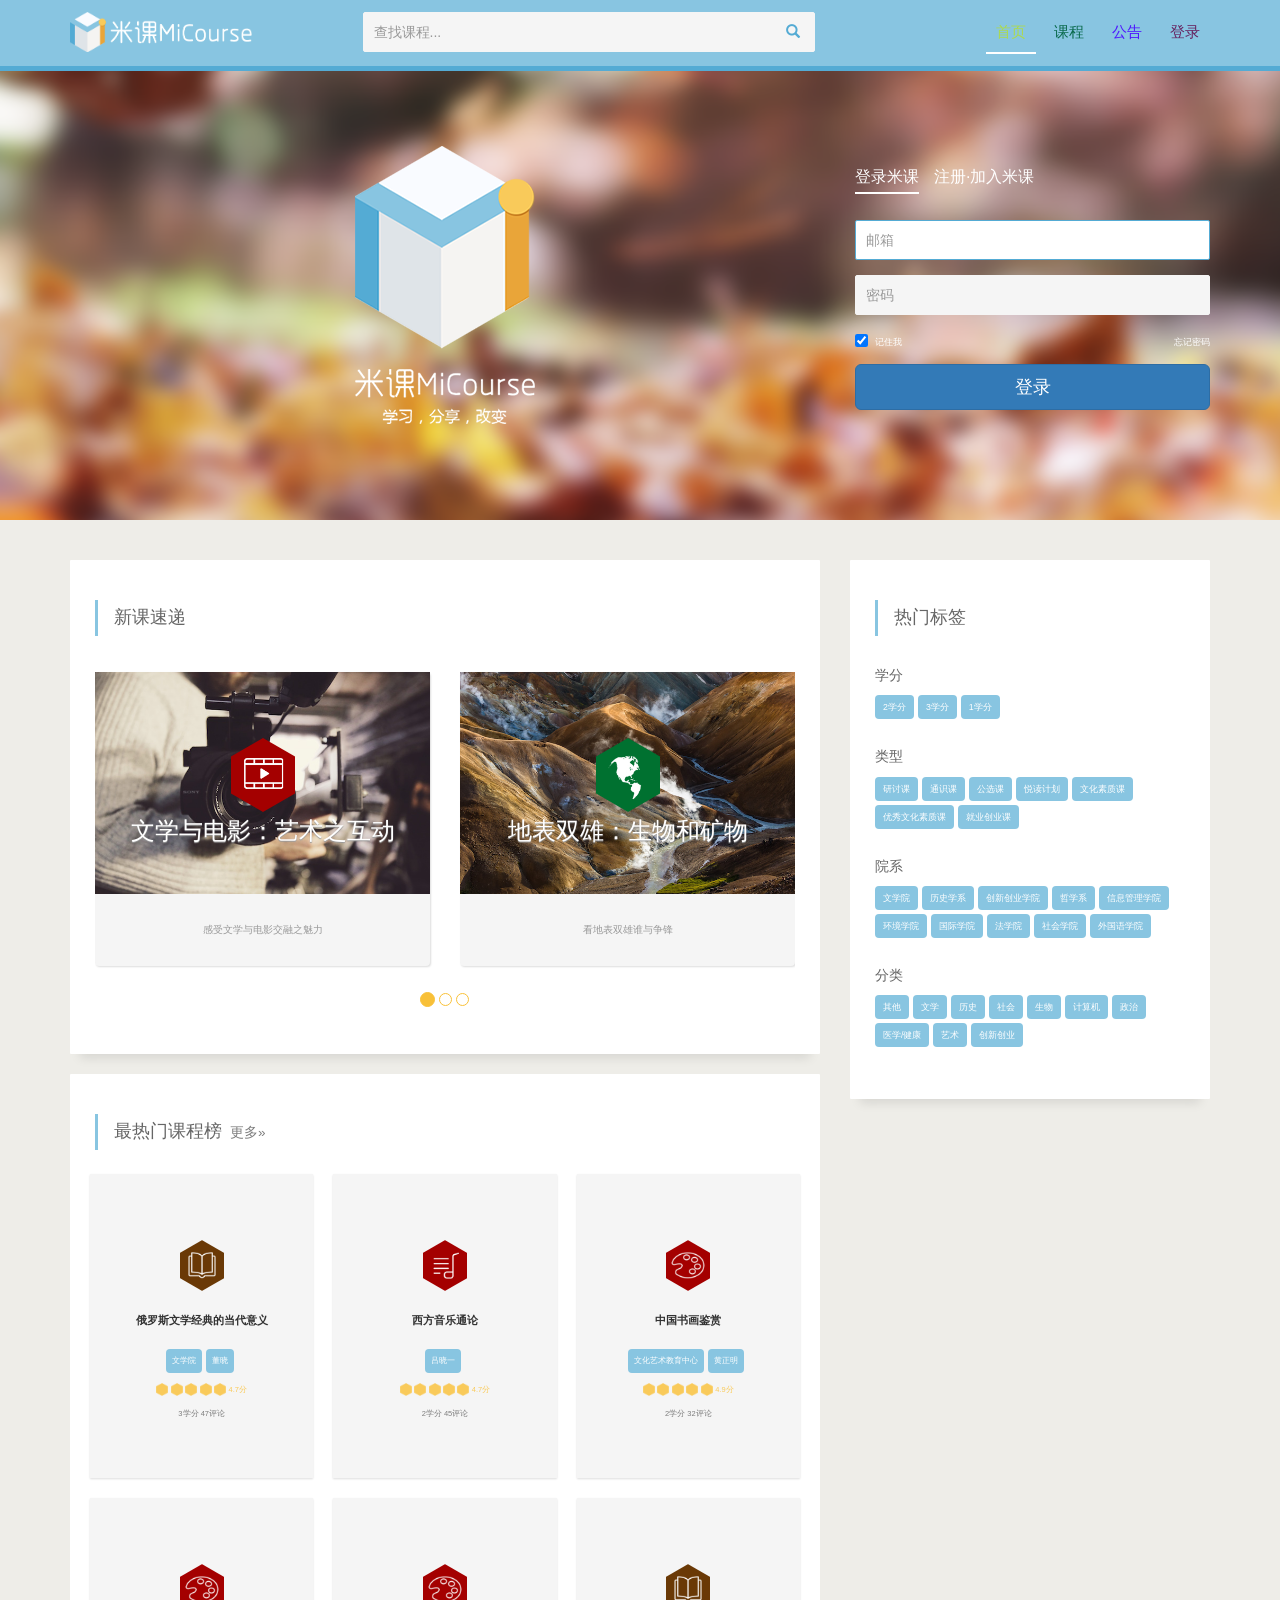
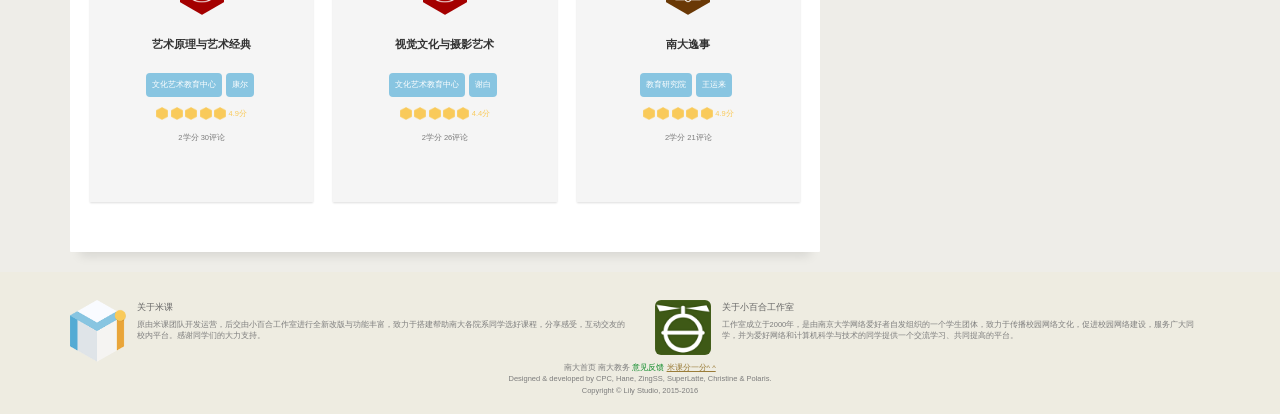
<file: index.html>
<!DOCTYPE html>
<html lang="zh-CN">

<head>
    <meta charset="UTF-8">
    <!-- IE兼容 -->
    <meta http-equiv="X-UA-Compatible" content="IE=edge">
    <!-- 为了确保适当的绘制和触屏缩放，添加 viewport 元数据标签。 -->
    <meta name="viewport" content="width=device-width, initial-scale=1">
    <title>米课MiCourse - 选课利器</title>
    <link rel="icon" href="images/favicon.ico">
    <link rel="stylesheet" type="text/css" href="css/bootstrap.min.css">
    <link href="css/main.css" rel="stylesheet" type="text/css" />
    <link href="css/index.css" rel="stylesheet" type="text/css" />
</head>

<body>
    <div class="home">
        <header class="header">
            <nav class="navbar navbar-default navbar-fixed-top">
                <div class="container">
                    <div class="row">
                        <!-- 响应式logo -->
                        <div class="hidden-xs hidden-sm col-md-3 col-lg-3">
                            <div class="navbar-header navbar-left">
                                <a class="navbar-brand-mc" href="/">
                                    <img src="images/Brand.png" alt="logo" />
                                </a>
                            </div>
                        </div>
                        <div class="hidden-xs visible-sm-block col-sm-2">
                            <div class="navbar-header navbar-left">
                                <a class="navbar-brand-mc" href="/">
                                    <img src="images/Brand-M.png" alt="logo" />
                                </a>
                            </div>
                        </div>
                        <div class="visible-xs-block col-xs-2">
                            <div class="navbar-header navbar-left">
                                <a class="navbar-brand-mc" href="/">
                                    <img src="images/Brand-S.png" alt="logo" />
                                </a>
                            </div>
                        </div>
                        <!-- 查找课程 -->
                        <div class="col-xs-8 col-sm-5 col-md-5 col-lg-5">
                            <!--<div class="navbar-search navbar-left">-->
                            <form class="navbar-form-mc" method="get" action="/course/search" role="search">
                                <div class="input-group input-group-nav">
                                    <input type="text" class="form-control" id="input-search" name="key" placeholder="查找课程...">
                                    <!-- 搜索 -->
                                    <span class="input-group-btn">
                                    <a role="button" class="btn" aria-label="Left Align" onclick="$(this).closest('form').submit()">
                                        <span class="glyphicon glyphicon-search" aria-hidden="true"></span>
                                    </a>
                                    </span>
                                </div>
                            </form>
                            <!--</div>-->
                        </div>
                        <div class="hidden-xs col-sm-5 col-md-4 col-lg-4">
                            <div id="navbar" class="navbar-collapse collapse">
                                <ul class="nav navbar-nav pull-right">
                                    <li id="nav-index" class="active"><a href="/">首页</a></li>
                                    <li id="nav-course"><a href="/course">课程</a></li>
                                    <li id="nav-notice"><a href="/announcement">公告</a></li>
                                    <li><a href="/">登录</a></li>
                                </ul>
                            </div>
                        </div>
                        <div class="visible-xs-block col-xs-2">
                            <div class="nav nav-hamburger pull-right">
                                <a href="#ham" class="dropdown-toggle" data-toggle="dropdown" role="button" aria-haspopup="true" aria-expanded="false"><span class="glyphicon glyphicon-menu-hamburger" aria-hidden="true"></span></a>
                                <ul class="dropdown-menu pull-right">
                                    <li><a href="/">首页</a></li>
                                    <li><a href="/course">课程</a></li>
                                    <li id="xs-nav-notice"><a href="/announcement">公告</a></li>
                                    <li><a href="/">登录</a></li>
                                </ul>
                            </div>
                        </div>
                    </div>
                </div>
            </nav>
        </header>
        <div class="content">
            <div class="wrapper">
                <div class="container">
                    <div class="row">
                        <div class="wrapper-intro col-xs-0 col-sm-6 col-md-8 col-lg-8">
                            <img src="images/MiLogo.png" />
                            <br/>
                            <img src="images/miTitle.png" />
                        </div>
                        <!--<div class="wrapper-intro col-xs-0 col-sm-0 col-md-2 col-lg-2"></div>-->
                        <div class="log-or-sign col-xs-12 col-sm-6 col-md-4 col-lg-4">
                            <!-- Nav tabs -->
                            <ul class="nav nav-tabs" id="tab-sl">
                                <li role="presentation" class="active"><a href="#login" aria-controls="login" role="tab" data-toggle="tab" id="tri-login">登录米课</a></li>
                                <li role="presentation"><a href="#register" aria-controls="register" rol0e="tab" data-toggle="tab" id="tri-register">注册·加入米课</a></li>
                            </ul>
                            <!-- Tab panes -->
                            <div class="tab-content">
                                <!-- Tab Log in -->
                                <form role="tabpanel" class="tab-pane fade in active" id="login" onsubmit="return false;">
                                    <div class="tab-info" id="login-info"></div>
                                    <label for="login-email" class="sr-only">邮箱</label>
                                    <input type="email" id="login-email" class="form-control" placeholder="邮箱" required autofocus>
                                    <label for="login-password" class="sr-only">密码</label>
                                    <input type="password" id="login-password" class="form-control" placeholder="密码" required>
                                    <div class="checkbox">
                                        <label class="f-white">
                                            <input type="checkbox" id="login-remember" checked> 记住我
                                        </label>
                                        <a class="pull-right forgot" href="/recover">忘记密码</a>
                                    </div>
                                    <button class="btn btn-lg btn-primary btn-block login">登录</button>
                                </form>
                                <!-- Tab Register -->
                                <form role="tabpanel" class="tab-pane fade" id="register" onsubmit="return false;">
                                    <div class="tab-info" id="register-info"></div>
                                    <label for="register-email" class="sr-only">邮箱</label>
                                    <input type="email" id="register-email" class="form-control" placeholder="邮箱" required autofocus>
                                    <label for="register-password" class="sr-only">密码</label>
                                    <input type="password" id="register-password" class="form-control" placeholder="密码" required>
                                    <button class="btn btn-lg btn-primary btn-block register">注册</button>
                                </form>
                            </div>
                        </div>
                    </div>
                </div>
            </div>
            <div class="home-page container">
                <div class="row">
                    <div class="col-xs-12 col-sm-12 col-md-8 col-lg-8">
                        <!--BEGIN NEW COURSES-->
                        <div class="section section-carousel">
                            <h4>新课速递</h4>
                            <div id="carousel-example-generic" class="carousel slide" data-ride="carousel">
                                <!-- Indicators -->
                                <ol class="carousel-indicators">
                                    <li data-target="#carousel-example-generic" data-slide-to="0" class="active"></li>
                                    <li data-target="#carousel-example-generic" data-slide-to="1"></li>
                                    <li data-target="#carousel-example-generic" data-slide-to="2"></li>
                                </ol>
                                <!-- Wrapper for slides -->
                                <div class="carousel-inner" role="listbox">
                                    <div class="item active">
                                        <div class="row">
                                            <div class="col-xs-12 col-sm-6 col-sm-6 col-md-6">
                                                <div class="thumbnail">
                                                    <a>
                                                        <img src="images/film.jpg" alt="...">
                                                        <div class="new-course-mask">
                                                            <div class="info-icon">
                                                                <div class="box-f">
                                                                    <div class="box-s">
                                                                        <div class="box-t img-responsive" style="background-image: url(images/film.png);">
                                                                        </div>
                                                                    </div>
                                                                </div>
                                                            </div>
                                                            <h3><a href="/course/471">文学与电影：艺术之互动</a></h3>
                                                        </div>
                                                    </a>
                                                    <div class="caption">
                                                        <p>感受文学与电影交融之魅力</p>
                                                    </div>
                                                </div>
                                            </div>
                                            <div class="col-xs-12 col-sm-6 col-sm-6 col-md-6">
                                                <div class="thumbnail">
                                                    <a>
                                                        <img src="images/mineral.jpg" alt="...">
                                                        <div class="new-course-mask">
                                                            <div class="info-icon">
                                                                <div class="box-f">
                                                                    <div class="box-s">
                                                                        <div class="box-t img-responsive" style="background-image: url(images/geography.png);">
                                                                        </div>
                                                                    </div>
                                                                </div>
                                                            </div>
                                                            <h3><a href="/course/476">地表双雄：生物和矿物</a></h3>
                                                        </div>
                                                    </a>
                                                    <div class="caption">
                                                        <p>看地表双雄谁与争锋</p>
                                                    </div>
                                                </div>
                                            </div>
                                        </div>
                                    </div>
                                    <div class="item">
                                        <div class="row">
                                            <div class="col-xs-12 col-sm-6 col-sm-6 col-md-6">
                                                <div class="thumbnail">
                                                    <a>
                                                        <img src="images/biology.jpg" alt="...">
                                                        <div class="new-course-mask">
                                                            <div class="info-icon">
                                                                <div class="box-f">
                                                                    <div class="box-s">
                                                                        <div class="box-t img-responsive" style="background-image: url(images/biology.png);">
                                                                        </div>
                                                                    </div>
                                                                </div>
                                                            </div>
                                                            <h3><a href="/course/467">探索生物医学诺贝尔奖</a></h3>
                                                        </div>
                                                    </a>
                                                    <div class="caption">
                                                        <p>走进诺贝尔奖</p>
                                                    </div>
                                                </div>
                                            </div>
                                            <div class="col-xs-12 col-sm-6 col-sm-6 col-md-6">
                                                <div class="thumbnail">
                                                    <a>
                                                        <img src="images/uncertainty.jpg" alt="...">
                                                        <div class="new-course-mask">
                                                            <div class="info-icon">
                                                                <div class="box-f">
                                                                    <div class="box-s">
                                                                        <div class="box-t img-responsive" style="background-image: url(images/psychology.png);">
                                                                        </div>
                                                                    </div>
                                                                </div>
                                                            </div>
                                                            <h3><a href="/course/475">不确定世界中的决策行为</a></h3>
                                                        </div>
                                                    </a>
                                                    <div class="caption">
                                                        <p>你真的了解你所做的决策吗</p>
                                                    </div>
                                                </div>
                                            </div>
                                        </div>
                                    </div>
                                    <div class="item">
                                        <div class="row">
                                            <div class="col-xs-12 col-sm-6 col-sm-6 col-md-6">
                                                <div class="thumbnail">
                                                    <a>
                                                        <img src="images/pollution.jpg" alt="...">
                                                        <div class="new-course-mask">
                                                            <div class="info-icon">
                                                                <div class="box-f">
                                                                    <div class="box-s">
                                                                        <div class="box-t img-responsive" style="background-image: url(images/air.png);">
                                                                        </div>
                                                                    </div>
                                                                </div>
                                                            </div>
                                                            <h3><a href="/course/473">大气雾霾污染与健康</a></h3>
                                                        </div>
                                                    </a>
                                                    <div class="caption">
                                                        <p>我们的健康去了哪里</p>
                                                    </div>
                                                </div>
                                            </div>
                                            <div class="col-xs-12 col-sm-6 col-sm-6 col-md-6">
                                                <div class="thumbnail">
                                                    <a>
                                                        <img src="images/usa.jpg" alt="...">
                                                        <div class="new-course-mask">
                                                            <div class="info-icon">
                                                                <div class="box-f">
                                                                    <div class="box-s">
                                                                        <div class="box-t img-responsive" style="background-image: url(images/politics.png);">
                                                                        </div>
                                                                    </div>
                                                                </div>
                                                            </div>
                                                            <h3><a href="/course/478">二十世纪中美文化交往诸问题</a></h3>
                                                        </div>
                                                    </a>
                                                    <div class="caption">
                                                        <p>那时的我们</p>
                                                    </div>
                                                </div>
                                            </div>
                                        </div>
                                    </div>
                                </div>
                            </div>
                        </div>
                        <!--END NEW COURSES-->
                        <!--BEGIN HOT-COURSES-->
                        <div class="section hot-course">
                            <h4>最热门课程榜<small><a href="/course">更多»</a></small></h4>
                            <ul class="row">
                                <li class="item col-xs-12 col-sm-6 col-md-4 col-lg-4">
                                    <div class="item-card">
                                        <div class="card-icon">
                                            <div class="box-f">
                                                <div class="box-s">
                                                    <div class="box-t img-responsive" style="background-image: url(images/literature.png);">
                                                    </div>
                                                </div>
                                            </div>
                                        </div>
                                        <a class="f-18 f-hot f-weight card-name" href="/course/148">俄罗斯文学经典的当代意义</a>
                                        <div class="hidden-md">
                                            <a class="tag tag-info tag-sm" href="/Course/tag/id/445">文学院</a><a class="tag tag-info tag-sm" href="/Course/tag/id/447">董晓</a> </div>
                                        <div class="score">
                                            <img src="images/star.png">
                                            <img src="images/star.png">
                                            <img src="images/star.png">
                                            <img src="images/star.png">
                                            <img src="images/star.png">
                                            <span class="f-12 f-sub star">4.7分</span>
                                        </div>
                                        <div class="f-12">3学分 <a href="/course/148#anchor-comments">47评论</a></div>
                                    </div>
                                </li>
                                <li class="item col-xs-12 col-sm-6 col-md-4 col-lg-4">
                                    <div class="item-card">
                                        <div class="card-icon">
                                            <div class="box-f">
                                                <div class="box-s">
                                                    <div class="box-t img-responsive" style="background-image: url(images/music.png);">
                                                    </div>
                                                </div>
                                            </div>
                                        </div>
                                        <a class="f-18 f-hot f-weight card-name" href="/course/278">西方音乐通论</a>
                                        <div class="hidden-md">
                                            <a class="tag tag-info tag-sm" href="/Course/tag/id/449">吕晓一</a> </div>
                                        <div class="score">
                                            <img src="images/star.png">
                                            <img src="images/star.png">
                                            <img src="images/star.png">
                                            <img src="images/star.png">
                                            <img src="images/star.png">
                                            <span class="f-12 f-sub star">4.7分</span>
                                        </div>
                                        <div class="f-12">2学分 <a href="/course/278#anchor-comments">45评论</a></div>
                                    </div>
                                </li>
                                <li class="item col-xs-12 col-sm-6 col-md-4 col-lg-4">
                                    <div class="item-card">
                                        <div class="card-icon">
                                            <div class="box-f">
                                                <div class="box-s">
                                                    <div class="box-t img-responsive" style="background-image: url(images/art.png);">
                                                    </div>
                                                </div>
                                            </div>
                                        </div>
                                        <a class="f-18 f-hot f-weight card-name" href="/course/98">中国书画鉴赏</a>
                                        <div class="hidden-md">
                                            <a class="tag tag-info tag-sm" href="/Course/tag/id/450">文化艺术教育中心</a><a class="tag tag-info tag-sm" href="/Course/tag/id/451">黄正明</a> </div>
                                        <div class="score">
                                            <img src="images/star.png">
                                            <img src="images/star.png">
                                            <img src="images/star.png">
                                            <img src="images/star.png">
                                            <img src="images/star.png">
                                            <span class="f-12 f-sub star">4.9分</span>
                                        </div>
                                        <div class="f-12">2学分 <a href="/course/98#anchor-comments">32评论</a></div>
                                    </div>
                                </li>
                                <li class="item col-xs-12 col-sm-6 col-md-4 col-lg-4">
                                    <div class="item-card">
                                        <div class="card-icon">
                                            <div class="box-f">
                                                <div class="box-s">
                                                    <div class="box-t img-responsive" style="background-image: url(images/art.png);">
                                                    </div>
                                                </div>
                                            </div>
                                        </div>
                                        <a class="f-18 f-hot f-weight card-name" href="/course/112">艺术原理与艺术经典</a>
                                        <div class="hidden-md">
                                            <a class="tag tag-info tag-sm" href="/Course/tag/id/450">文化艺术教育中心</a><a class="tag tag-info tag-sm" href="/Course/tag/id/452">康尔</a> </div>
                                        <div class="score">
                                            <img src="images/star.png">
                                            <img src="images/star.png">
                                            <img src="images/star.png">
                                            <img src="images/star.png">
                                            <img src="images/star.png">
                                            <span class="f-12 f-sub star">4.9分</span>
                                        </div>
                                        <div class="f-12">2学分 <a href="/course/112#anchor-comments">30评论</a></div>
                                    </div>
                                </li>
                                <li class="item col-xs-12 col-sm-6 col-md-4 col-lg-4">
                                    <div class="item-card">
                                        <div class="card-icon">
                                            <div class="box-f">
                                                <div class="box-s">
                                                    <div class="box-t img-responsive" style="background-image: url(images/art.png);">
                                                    </div>
                                                </div>
                                            </div>
                                        </div>
                                        <a class="f-18 f-hot f-weight card-name" href="/course/100">视觉文化与摄影艺术</a>
                                        <div class="hidden-md">
                                            <a class="tag tag-info tag-sm" href="/Course/tag/id/450">文化艺术教育中心</a><a class="tag tag-info tag-sm" href="/Course/tag/id/457">谢白</a> </div>
                                        <div class="score">
                                            <img src="images/star.png">
                                            <img src="images/star.png">
                                            <img src="images/star.png">
                                            <img src="images/star.png">
                                            <img src="images/star.png">
                                            <span class="f-12 f-sub star">4.4分</span>
                                        </div>
                                        <div class="f-12">2学分 <a href="/course/100#anchor-comments">26评论</a></div>
                                    </div>
                                </li>
                                <li class="item col-xs-12 col-sm-6 col-md-4 col-lg-4">
                                    <div class="item-card">
                                        <div class="card-icon">
                                            <div class="box-f">
                                                <div class="box-s">
                                                    <div class="box-t img-responsive" style="background-image: url(images/literature.png);">
                                                    </div>
                                                </div>
                                            </div>
                                        </div>
                                        <a class="f-18 f-hot f-weight card-name" href="/course/77">南大逸事</a>
                                        <div class="hidden-md">
                                            <a class="tag tag-info tag-sm" href="/Course/tag/id/453">教育研究院</a><a class="tag tag-info tag-sm" href="/Course/tag/id/454">王运来</a> </div>
                                        <div class="score">
                                            <img src="images/star.png">
                                            <img src="images/star.png">
                                            <img src="images/star.png">
                                            <img src="images/star.png">
                                            <img src="images/star.png">
                                            <span class="f-12 f-sub star">4.9分</span>
                                        </div>
                                        <div class="f-12">2学分 <a href="/course/77#anchor-comments">21评论</a></div>
                                    </div>
                                </li>
                            </ul>
                        </div>
                        <!--END HOT-COURSES-->
                    </div>
                    <div class="home-sub col-xs-12 col-sm-12 col-md-4 col-lg-4">
                        <div class="hot-tag section">
                            <h4>热门标签</h4>
                            <div class="tag-section">
                                <h5>学分</h5>
                                <a class="tag tag-info" href="/Course/tag/id/448">2学分</a><a class="tag tag-info" href="/Course/tag/id/446">3学分</a><a class="tag tag-info" href="/Course/tag/id/641">1学分</a> </div>
                            <div class="tag-section">
                                <h5>类型</h5>
                                <a class="tag tag-info" href="/Course/tag/id/875">研讨课</a><a class="tag tag-info" href="/Course/tag/id/873">通识课</a><a class="tag tag-info" href="/Course/tag/id/878">公选课</a><a class="tag tag-info" href="/Course/tag/id/840">悦读计划</a><a class="tag tag-info" href="/Course/tag/id/876">文化素质课</a><a class="tag tag-info" href="/Course/tag/id/874">优秀文化素质课</a><a class="tag tag-info" href="/Course/tag/id/877">就业创业课</a> </div>
                            <div class="tag-section">
                                <h5>院系</h5>
                                <a class="tag tag-info" href="/Course/tag/id/445">文学院</a><a class="tag tag-info" href="/Course/tag/id/470">历史学系</a><a class="tag tag-info" href="/Course/tag/id/559">创新创业学院</a><a class="tag tag-info" href="/Course/tag/id/468">哲学系</a><a class="tag tag-info" href="/Course/tag/id/547">信息管理学院</a><a class="tag tag-info" href="/Course/tag/id/461">环境学院</a><a class="tag tag-info" href="/Course/tag/id/698">国际学院</a><a class="tag tag-info" href="/Course/tag/id/562">法学院</a><a class="tag tag-info" href="/Course/tag/id/481">社会学院</a><a class="tag tag-info" href="/Course/tag/id/458">外国语学院</a> </div>
                            <div class="tag-section">
                                <h5>分类</h5>
                                <a class="tag tag-info" href="/Course/tag/id/54">其他</a><a class="tag tag-info" href="/Course/tag/id/18">文学</a><a class="tag tag-info" href="/Course/tag/id/17">历史</a><a class="tag tag-info" href="/Course/tag/id/15">社会</a><a class="tag tag-info" href="/Course/tag/id/22">生物</a><a class="tag tag-info" href="/Course/tag/id/27">计算机</a><a class="tag tag-info" href="/Course/tag/id/26">政治</a><a class="tag tag-info" href="/Course/tag/id/29">医学/健康</a><a class="tag tag-info" href="/Course/tag/id/20">艺术</a><a class="tag tag-info" href="/Course/tag/id/45">创新创业</a> </div>
                        </div>
                    </div>
                </div>
            </div>
        </div>
    </div>
    <footer>
        <div class="container">
            <div class="row">
                <div class="col-xs-12 col-sm-12 col-md-6 col-lg-6">
                    <img class="footer-icon img-responsive pull-left" src="images/MiLogo.png" />
                    <div class="footer-seg pull-right">
                        <h5>关于米课</h5>
                        <p>原由米课团队开发运营，后交由小百合工作室进行全新改版与功能丰富，致力于搭建帮助南大各院系同学选好课程，分享感受，互动交友的校内平台。感谢同学们的大力支持。</p>
                    </div>
                </div>
                <div class="col-xs-12 col-sm-12 col-md-6 col-lg-6">
                    <img class="footer-icon img-responsive img-rounded pull-left" src="images/LilyStudio.png" />
                    <div class="footer-seg pull-right">
                        <h5>关于小百合工作室</h5>
                        <p>工作室成立于2000年，是由南京大学网络爱好者自发组织的一个学生团体，致力于传播校园网络文化，促进校园网络建设，服务广大同学，并为爱好网络和计算机科学与技术的同学提供一个交流学习、共同提高的平台。</p>
                    </div>
                </div>
            </div>
            <div class="footer-info">
                <p>
                    <a href="###">南大首页</a>
                    <a href="###">南大教务</a>
                    <a id="aaaa" role="button" href="###" data-toggle="modal" data-target="#modal-feedback">意见反馈</a>
                    <a class="special-link" href="###">米课分一分^ ^</a>
                </p>
                <p>Designed & developed by CPC, Hane, ZingSS, SuperLatte, Christine & Polaris.</p>
                <p>Copyright &copy; Lily Studio, 2015-2016</p>
            </div>
        </div>
    </footer>
    <!-- 模态框 -->
    <div class="modal fade" id="modal-feedback" tabindex="-1" role="dialog" aria-labelledby="modal-title-rate">
        <div class="modal-dialog">
            <div class="modal-content">
                <div class="modal-header">
                    <a role="button" class="close" data-dismiss="modal" aria-label="Close"><span aria-hidden="true">&times;</span></a>
                    <h4 class="modal-title" id="modal-title-rate">我要对网站内容进行反馈&gt;&lt;</h4>
                </div>
                <div class="modal-body">
                    <form>
                        <div class="form-group">
                            <label for="feedback-content">内容</label>
                            <textarea class="form-control" id="feedback-content"></textarea>
                        </div>
                    </form>
                </div>
                <div class="modal-footer">
                    <a role="button" class="btn btn-default" data-dismiss="modal">取消</a>
                    <a role="button" class="btn btn-primary" id="send-feedback">发送反馈</a>
                </div>
            </div>
        </div>
    </div>
    <script type="text/javascript" src="js/jQuery.js"></script>
    <script type="text/javascript" src="js/bootstrap.min.js"></script>
    <script type="text/javascript" src="js/index.js"></script>
</body>

</html>
</file>
<file: css/main.css>
@charset "utf-8";

body {
    color: #7d7d7d;
    /*background: #f5f4f2;*/
    font-size: .875rem;
    line-height: 24px;
    background: #eeede8;
}

h1, h2, h3, h4, h5, h6, ul, li, ol, p {
    margin: 0;
    padding: 0;
}

a {
    color: #7d7d7d;
    text-decoration: none;
    cursor: pointer;
    /*transition: 0.25s ease-out;*/
}
a:hover {
    color: #54abd4;
}
h1, h2, h3, h4, h5, h6 {
    color: #666;
    /*font-weight: bold;*/
}
h4 {
    margin: 0 0 10px 0;
}
li {
    display: list-item;
    text-align: -webkit-match-parent;
}
ul {
    list-style-type: none;
    margin: 0;
    padding: 0;
}
p {
    margin: 12px 0;
}

blockquote {
    margin: 2px 0 2px 0;
}
mark {
    color: #f8c038;
}

input[type="text"],
input[type="password"],
input[type="email"],
input[type="date"],
textarea {
    height: 40px;
    /*line-height: 40px;*/
    padding: 6px 10px;
    background: #f5f5f5;
    border: 1px solid #f5f5f5;
    border-radius: 2px;
    box-shadow: none;
    color: #777;
}
input[type="text"],
input[type="email"],
input[type="date"],
textarea {
}
input:focus,
input:active,
input:hover,
input[type="text"]:focus,
input[type="password"]:focus,
input[type="email"]:focus,
input[type="date"]:focus,
textarea:focus,
textarea:active,
textarea:hover {
    background: #fff;
    border: 1px solid #54abd4;
    box-shadow: none;
    transition: all .25s ease-in-out;
}

.tag-info {
    display: inline-block;
    margin: 0 4px 4px 0;
    padding: 0 8px;
    color: #fff;
    background: #88C5E1;
    border-radius: 4px;
}
.tag-info:hover {
    color: #fff;
    background: #54abd4;
    text-decoration: none;
}
.tag-sm {
    padding: 0 6px;
    font-size: .75rem;
}

.tab-pane {
    /*padding: 20px 0 0 0;*/
}

.f-12 {
    font-size: .75rem;
}
.f-14 {
    font-size: .875rem;
}

.f-16 {
    font-size: 1rem;
}
.f-18 {
    font-size: 1.125rem;
}
.f-weight{
    font-weight: 600;
}

.f-hot{
    color:#333;
}
.f-main {
    color: #88C5E1;
}
.f-sub {
    color: #f9ca5a;
}
.f-light {
    color: #b5b5b5;
}
.f-orange{
    color: #fbd16f;
}
.f-white {
    color: #fff;
}

.f-user{
    color: #54abd4;
}

.f-ln18{
    line-height: 1.8em;
}

.content {
    margin: 80px 0 0 0;
    min-height: 720px;
}

.main {
    padding: 10px 0 0 0;
    /*background: #f5e79e;*/
}

.sub {
    padding: 10px 0 0 0;
    /*background: #e74c3c;*/
}

.section {
    margin: 0 0 20px 0;
    padding: 40px 25px 30px 25px;
    background-color: #FFFFFF;
    -moz-border-radius: 1px 1px 1px 1px;
    -webkit-border-radius: 1px 1px 1px 1px;
    border-radius: 1px 1px 1px 1px;
    box-shadow: 0 14px 10px -10px rgba(0,0,0,0.1);
}

.section h4 {
    margin: 0 0 24px 0;
    padding: 8px 16px;
    border-left: 3px solid #88C5E1;
}
.section-courses a {
    display: block;
    padding: 2px 0 6px 0;
    /*color: #54abd4;*/
}
.section-courses a:hover {
    text-decoration: none;
}
.section-courses span {
    color: #f9ca5a;
}

.card {
    margin: 0 0 18px 0;
    padding: 18px;
    background-color: #f5f5f5;
    -moz-border-radius: 1px 1px 1px 1px;
    -webkit-border-radius: 1px 1px 1px 1px;
    border-radius: 1px 1px 1px 1px;
    /*box-shadow: 0 10px 10px -10px rgba(0,0,0,0.1);*/
    box-shadow: 0 1px 2px #ddd;
}
.card-m {
    width: 250px;
}
.card-s {
    width: 200px;
}
.media-body {
    padding: 2px 8px 2px 6px;
}


.item {
    /*margin: 0 0 14px 0;*/
    padding: 12px 0 20px 0;
    /*border-bottom: solid 2px #eee;*/
}
.item-avatar {
    float: left;
    margin-left: -10px;
}
.settings-avatar,
.info-avatar {
    margin: 0 0 4px 0;
    padding: 0 8px 0 0;
}
.settings-main,
.info-main,
.info .actions {
    padding: 0;
}
.item-content {
    padding: 0 0 10px 0;
    word-wrap: break-word;
    /*white-space: nowrap;*/
    /*overflow: scroll;*/
}
.item-actions a {
    padding: 0 0 0 8px;
}

.item-in {
    margin: 0 0 0 22px;
    padding: 12px 0 12px 36px;
    border-left: 2px solid #88C5E1;
}

.item-in .input-group {
    padding: 6px 0 0 0;
}

/*.course-comment .item .item-main{*/
    /*padding-left: 5px;*/
/*}*/

.course-comment .input-group {
    margin: 0 0 12px 0;
}

.input-group-btn button {
    border: none;
    background-color: #88c5e1;
    border-bottom: 4px solid #54abd4;
    border-radius: 2px;
}

.settings-main div {
    margin: 0 0 5px 0;
}
.settings-main .actions {
    margin: 15px 0 10px 0;
}

.avatar-m {
    height: 48px;
}
.avatar-l {
    height: 96px;
}

#settings-avatar {
    padding: 0 10px 0 0;
}

.btn-file {
    position: relative;
    overflow: hidden;
}
.btn-file input[type=file] {
    position: absolute;
    top: 0;
    right: 0;
    min-width: 100%;
    min-height: 100%;
    font-size: 100px;
    text-align: right;
    filter: alpha(opacity=0);
    opacity: 0;
    background: red;
    cursor: inherit;
    display: block;
}
.input-file input[readonly] {
    background-color: white !important;
    cursor: text !important;
}
#year,
#birthday {
    /*background: #FFFFFF;*/
}

.input-group-mc .form-control {
    position: relative;
    top: .4rem;
}
.input-group-mc .input-group-btn .btn {
    padding: 10px 10px;
}
.input-group-comment {
    padding: 0 0 18px 0;
}
.input-group-comment textarea {
    width: 100%;
    height: 38px;
    margin: 0 0 2px 0;
    resize: vertical;
    transition: all 0.25s ease-in-out;
}
.input-group-comment textarea:active,
.input-group-comment textarea:focus {
    height: 88px;
    outline: 0;
}

.btn-forbid{
    /*border: none;*/
    /*border-bottom: 5px solid #696969;*/
    /*border-radius: 0;*/

    /*color: #fff;*/

    /*font-size: .875rem;*/
    /*padding: 8px 12px;*/
    box-shadow: 0 .4rem 0 #888,0 .1rem 0 rgba(255,255,255,.5) inset;
}

.score{
    /*margin: 30px 0 10px 0;*/
}

.score img{
    display: inline;
    width: 12px;
}

.description-more {
    color: #88c5e1;
    display: inline-block;
    margin: 12px 0 0 0;
}


/* -- overlay --*/
.box-f, .box-s, .box-t, .overlay
{
    width: 44px;
    height: 55px;
    overflow: hidden;
}
.box-f, .box-s
{
    visibility: hidden;
}
.box-f
{
    transform: rotate(120deg);
    float: left;
    margin-left: 10px;
    -ms-transform: rotate(120deg);
    -moz-transform: rotate(120deg);
    -webkit-transform: rotate(120deg);
}
.box-s
{
    transform: rotate(-60deg);
    -ms-transform: rotate(-60deg);
    -moz-transform: rotate(-60deg);
    -webkit-transform: rotate(-60deg);
}
.box-t
{
    transform: rotate(-60deg);
    background: no-repeat 50% center;
    background-size: 125% auto;
    -ms-transform: rotate(-60deg);
    -moz-transform: rotate(-60deg);
    -webkit-transform: rotate(-60deg);
    visibility: visible;
}
.overlay
{
    transition: all 0.25s ease-in-out;
    display: none;
    position: relative;
}
.overlay:hover
{
    background-color: rgba(0,0,0,0.6);
}
.box-t:hover .overlay
{
    display: block;
}
.overlay a
{
    transition: all 0.25s ease-in-out;
    display: inline-block;
    position: absolute;
    left: 50%;
    top: 50%;
    margin: -16px 0 0 -16px;
    text-align: center;
    line-height: 32px;
    width: 32px;
    height: 32px;
    text-decoration: none;
    color: White;
    font-size: 1.125rem;
    font-weight: bolder;
}

.info-icon {
    display: inline-block;
    width: 84px;
}

.info-icon .box-f,
.info-icon .box-f .box-s,
.info-icon .box-f .box-s .box-t,
.info-icon .box-f .box-s .box-t .overlay
{
    width: 64px;
    height: 80px;
    overflow: hidden;
}

.item-header {
    margin: 0 0 8px 0;
}

.item-header .score {
}

.item-tags {
    margin: 0 0 4px 0;
}

.item-footer a {
    margin: 0 6px 0 0;
}

.sidebar-nav ul li{
    padding: 12px 16px;
    border-left: 3px solid #7d7d7d;
    font-size: 1rem;
    cursor: pointer;
    transition: 0.25s ease-out;
}

.sidebar-nav ul li:hover{
    color: #3a9fcd;
    border-left: 14px solid #88C5E1;
}

.sidebar-nav .active{
    color: #3a9fcd;
    border-left: 3px solid #88C5E1;
}
@media (max-width: 767px) {
    #year {
        width: 100%;
    }
}


.nav-hamburger {
    height: 40px;
    padding: 0 10px;
    color: #fff;
    border: 1px solid #fff;
    border-radius: 2px;
    font-size: 1.125rem;
    line-height: 40px;
}
.nav-hamburger a {
    display: block;
    color: #fff;
}

footer {
    padding: 28px 0 18px 0;
    background: #eeece1;
}
.footer-icon {
    width: 10%;
}
.footer-seg {
    width: 88%;
    padding: 0 0 12px 0;
}
.footer-seg h5 {
    padding: 3px 0 7px 0;
    font-size: .875rem;
}
.footer-seg p {
    margin: 0;
    padding: 0;
    font-size: .75rem;
    line-height: 1.125rem;
}
.footer-info {
    font-size: .75rem;
    text-align: center;
    line-height: 1.125rem;
}
.footer-info p {
    margin: 0;
    padding: 0;
}
.special-link {
    color: #9a7c38;
    text-decoration: underline;
}
.special-link:hover {
}
</file>
<file: css/index.css>
hr {
    margin: -5px 0 5px 0
}

.navbar{
    padding: 12px 0;
    background-color: #88c5e1;
    border: none;
    border-bottom: 5px solid #54abd4;
}

#nav-user {
    background-color: #88c5e1;
}
.navbar-nav>li>a{
    font-size: 1.5rem;
    color: #fff;
    margin: 0 0 0 8px;
    background: transparent;
}

.navbar-nav>.active>a:hover{
    background: transparent;
    color: #fff;
}

.navbar-nav>.active>a{
    background: none;
    color: #fff;
    border-bottom: 2px solid #fff;
}

.navbar-nav > li > a {
    padding: 10px;
}
.navbar-nav > li > a:hover{
    color: #fff;
    border-bottom: 2px solid #fff;
}

.navbar-brand-mc{
    padding: 6px 0;
    font-weight: 100;
}

.navbar-brand-mc img{
    height: 40px;
    display: inline-block;
    margin-right: 3px;
}

.navbar-default .navbar-nav>.active>a, .navbar-default .navbar-nav>.active>a:focus, .navbar-default .navbar-nav>.active>a:hover{
    background: transparent;
    color: #fff;
}

.nav>li>a:focus, .nav>li>a:hover{
    background: transparent;;
}

.navbar-form-mc .input-group {
    width: 100%;
}

#input-search {
    border-radius: 2px;
}
.input-group-nav .input-group-btn:last-child > .btn,
.input-group-nav .input-group-btn:last-child > .btn-group {
    z-index: 2;
    margin-left: -42px;
}
.input-group-nav .input-group-btn .btn {
    background: #f5f5f5;
    border: 1px solid #f5f5f5;
    border-radius: 2px;
    color: #54abd4;
}

.navbar-toggle{
    margin: 18px 10px 8px 10px;
}


.home .content{
    margin: 60px 0 0 0;
}

.wrapper{
    padding: 35px 0;
    margin: 40px auto;
    background: url(../images/homeImg.png);
    background-size: cover;

}

.wrapper .form-control{
    margin: 15px 0;
}

.wrapper .wrapper-intro{
    text-align: center;
}

.wrapper .wrapper-intro img:first-child{
    margin: -10px 0 20px 0;
}

.wrapper .wrapper-title{
    margin: 7px 0;
    font-size: 20px;
}

.wrapper .wrapper-slogan{
    font-size: 16px;
}

.wrapper .log-or-sign{
    /*border-left: 1px solid #fff;*/
    /*margin-left: 15px;*/
    padding-left: 20px;
}

.wrapper .log-or-sign a{
    color: #fff;
}

.wrapper .checkbox{
    color: #333;
}

/*.wrapper .nav>li>a:focus, .nav>li>a:hover{*/
    /*background-color: #337AB7;*/
/*}*/

/*.home-page .section{*/
    /*margin: 0 0 20px 0;*/
    /*padding: 20px;*/
/*}*/

/*.section .hd a{*/
    /*margin: 0 10px;*/
/*}*/

/*.section .hd h4{*/
    /*padding: 0 10px;*/
    /*border: none;*/
    /*border-left: 2px solid #88C5E1;*/
/*}*/

/*.section .hd{*/
    /*margin: 0 0 20px 0;*/
/*}*/
.section h4 small {
    margin-left: 8px;
}

.section-carousel {
    padding-bottom: 48px;
}

.hot-course .item{

    margin: 0 0 20px 0;
    padding: 0 10px;
    border: none;
}

.item-card{
    background-color:#f5f5f5;
    text-align: center;

    padding: 52px 16px;
    /*margin: 0 8px;*/

    box-shadow: 0 1px 2px #ddd;
}

/*.item-card .item-icon{*/
    /*width: 30%;*/
    /*margin: 30px auto;*/
/*}*/

.card-icon {
    display: inline-block;
    width: 64px;
    padding: 12px 0 4px 0;
}

.card-name {
    display: block;
    padding: 2px 0 16px 0;
    text-align: center;
    white-space: nowrap;
    overflow: hidden;
    text-overflow: ellipsis;
}

.score{
    /*margin: 30px 0 10px 0;*/
}

.score img{
    width: 12px;
}


.nav-tabs {
    border: none;
    border-bottom: 2px solid transparent;
}

.nav-tabs>li.active>a,.log-or-sign .nav-tabs>li.active>a:focus,
.log-or-sign .nav-tabs>li.active>a:hover{
    border: none;
    border-bottom: 2px solid transparent;

}

.log-or-sign .nav-tabs>li>a,
.log-or-sign .nav-tabs>li>a:focus,
.log-or-sign .nav-tabs>li>a:hover{
    border-bottom: 2px solid #fff;
}

.log-or-sign .nav-tabs>li.active>a:hover{
    border-bottom: 2px solid #fff;
}

.log-or-sign .nav-tabs>li>a{
    border: none;
    border-bottom: 2px solid transparent;
}

.log-or-sign .nav-tabs{
    /*border-bottom: 2px solid #eee;*/
}

.log-or-sign .nav-tabs li{
    /*width: 30%;*/
    /*min-width: 20px;*/
    padding: 0 0 10px 0;
}

.log-or-sign .nav-tabs li a{
    padding: 10px 0 3px 0;
    margin-right: 15px;
    font-size: 16px;
    text-align: center;
}

.log-or-sign .nav-tabs li.active a{
    color: #fff;
    background-color: transparent;
    border-bottom: 2px solid #fff;
}


.tab-info {
    display: none;
    padding: 12px 12px;
    color: #fff;
    background: #88c5e1;
    border-radius: 2px;
}

/*.home-sub .section{*/
    /*margin-left: 0px;*/
/*}*/
.tag-section {
    padding: 0 0 18px 0;
}

.tag-section h5 {
    padding: 8px 0 12px 0;
}


.carousel-indicators{
    bottom: 0px;
}

.carousel-inner .item{
    border: none;
}

.thumbnail {
    padding: 0;
    background-color: #f5f5f5;
    border: none;

    box-shadow: 1px 1px 2px #ddd;
}
.thumbnail a img {
    /*background-image: -webkit-linear-gradient(-405deg, #30D0DF 40%, #51F1FC 100%);*/
    background-image: -webkit-linear-gradient(-90deg, transparent 0%, rgba(0,0,0,0.8) 100%);
    background-image: linear-gradient(-180deg, transparent 0%, rgba(0,0,0,0.8) 100%);
}

.carousel-inner .thumbnail img{
    /*position: relative;*/
}

.carousel-inner .thumbnail .course-icon{
    width: 20%;
}

.carousel-inner .thumbnail h3{
    color: #fff;
    text-shadow: 0px 1px 1px #999;
    white-space: nowrap;
    overflow: hidden;
    text-overflow: ellipsis;
}
.carousel-inner .thumbnail h3 a {
    color: #fff;
}
.carousel-inner .thumbnail h3 a:hover {
    color: #fff;
    text-decoration: underline;
}


.carousel-inner .thumbnail .new-course-mask{
    position: absolute;
    width: 92%;

    top: 20%;

    text-align: center;
}


.carousel-inner .thumbnail .caption{
    margin: 8px 0 20px 0;

    color: #999;
    font-size: 1rem;

    text-align: center;
}

@media (min-width: 992px) and (max-width: 1199px) {

    .carousel-inner .thumbnail .new-course-mask{
        position: absolute;
        width: 88%;

        top: 12%;

        text-align: center;
    }

}
@media (max-width: 767px) {

    .carousel-inner .thumbnail .new-course-mask{
        position: absolute;
        width: 88%;

        top: 11%;

        text-align: center;
    }

}

.carousel-indicators{
    bottom: -10px;
}

.carousel-indicators li{
    width: 13px;
    height: 13px;
}

.carousel-indicators .active{
    width: 15px;
    height: 15px;
}


.caption p{
    margin-bottom: 20px;
}

.carousel-indicators li{
    border: 1px solid #f8c038;
}

.carousel-indicators .active{
    background-color: #f8c038;
}


.hot-label h5{
    color: #7d7d7d;
}

#department-options{
    max-height: 180px;

    overflow: auto;
    position: absolute;

    background-color: rgba(255, 255, 255, 0.81);
    border-bottom: 1px solid #BFBFBF;
    border-left: 1px solid #BFBFBF;
    border-right: 1px solid #BFBFBF;

    z-index: 1000;

    display: none;
}


#department-options li{
    padding: 5px 3px;
    cursor: pointer;
    transition:color 0.5s;
    -moz-transition:color 0.5s; /* Firefox 4 */
    -webkit-transition:color 0.5s; /* Safari and Chrome */
    -o-transition:color 0.5s;/* Opera */

    transition:background-color 0.5s;
    -moz-transition:background-color 0.5s; /* Firefox 4 */
    -webkit-transition:background-color 0.5s; /* Safari and Chrome */
    -o-transition:background-color 0.5s;/* Opera */
}
#department-options li:hover{
    background-color: rgba(255, 255, 255, 0.95);
    color: #54ABD4;
}

#department-options .default{
    text-align: center;
    color: #95a5a6;
}

#department-options .default:hover{
    color: #95a5a6;
}

/*#profile-sidebar li{*/
    /*padding: 10px 0;*/
/*}*/

#profile-sidebar .active a{
    color: #54ABD4;
}

#description{
    height: 7em;
}

.list-group a:hover{
    text-decoration: none;
}

.btn-primary, .btn-forbid{
    /*transition: 0.25s ease-out;*/
}

.red-point{
    width: 10px;
    height: 10px;
    display: inline-block;
    margin: 0 0 5px 3px;
    background-color: #FD5847;
    -moz-border-radius: 15px; /* Firefox */
    -webkit-border-radius: 15px; /* Safari 鍜� Chrome */
    border-radius: 15px; /* Opera 10.5+, 浠ュ強浣跨敤浜咺E-CSS3鐨処E娴忚鍣� */
}

@media screen and (max-width: 768px){
    .wrapper .log-or-sign{
        border-left: none;
        margin-left: 0px;
        padding-left: 15px;

        padding-top: 20px;
    }

    .wrapper-intro img{
        display:none;
    }
}


@media (min-width: 768px){
    .navbar>.container .navbar-brand{
        /*padding: 15px;*/
    }

}

@media (min-width: 992px){
    .wrapper {
        padding: 96px 0;
    }
}
</file>
